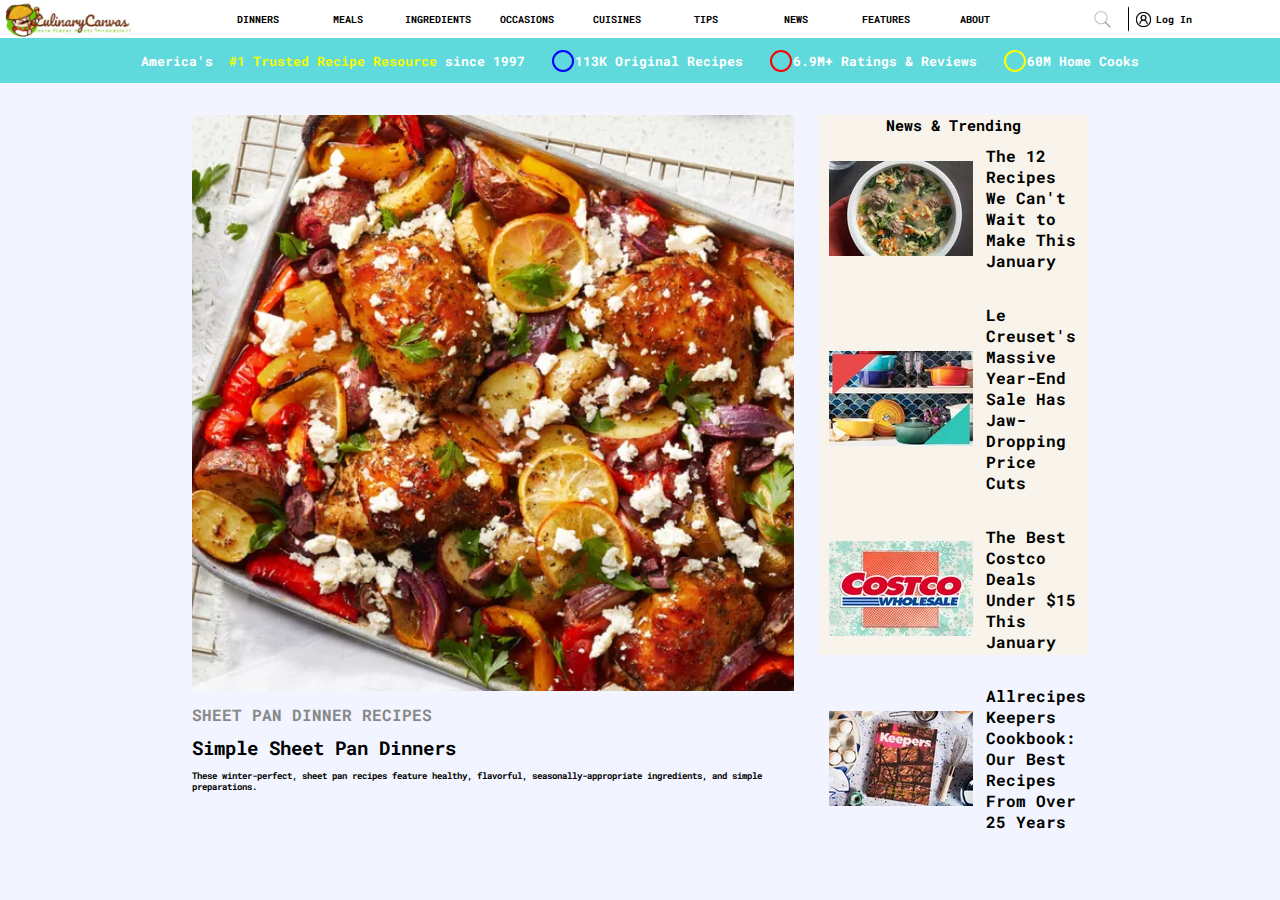
<file: index.html>
<!DOCTYPE html>
<html lang="en">
<head>
    <meta charset="UTF-8">
    <meta name="viewport" content="width=device-width, initial-scale=1.0">
    <title>CulinaryCanvas</title>
    <link rel="shortcut icon" href="./img/icons8-chef-30.png" type="image/x-icon">
    <link rel="stylesheet" href="./style.css">
    <link href="https://fonts.googleapis.com/css2?family=DM+Sans:opsz,wght@9..40,600&family=Inter:wght@100&family=Montserrat:wght@100&family=Roboto+Mono:wght@100&display=swap" rel="stylesheet">
    <script src="./script.js" defer></script>
</head>
<body>
    <div class="main-container">
        <div class="header" data-header>
            <div class="logo">
    
            </div>
            <div class="info">
                <div data-meal="dinner">
                    <p>DINNERS</p>
                    <ul class="wrapper" >
                        <li>5-Ingredient Dinners</li>
                        <li>One-Pot Meals</li>
                        <li>Quick & Easy</li>
                        <li>30-Minute Meals</li>
                        <li>Soups, Stews & Chili</li>
                        <li>Comfort Food</li>
                        <li>Main Dishes</li>
                        <li>Sheet Pan Dinners</li>
                        <li class="view-all" style="font-weight: bolder;">VIEW ALL</li>
                    </ul>
                </div>

                <div data-meal="meals">
                    <p>MEALS</p>
                    <ul class="wrapper" >
                        <li>Breakfast & Brunch</li>
                        <li>Lunch</li>
                        <li>Healthy</li>
                        <li>Appetizers & Snacks</li>
                        <li>Salads</li>
                        <li>Side Dishes</li>
                        <li>Soups</li>
                        <li>Bread</li>
                        <li>Drinks</li>
                        <li>Desserts</li>
                        <li class="view-all" style="font-weight: bolder;">VIEW ALL</li>
                    </ul>
                </div>
                <div data-meal="ingredients">
                    <p>INGREDIENTS</p>
                    <ul class="wrapper" >
                        <li>Chicken</li>
                        <li>Beef</li>
                        <li>Pork</li>
                        <li>Seafood</li>
                        <li>Pasta</li>
                        <li>Fruits</li>
                        <li>Vegetables</li>
                        <li class="view-all" style="font-weight: bolder;">VIEW ALL</li>
                    </ul>
                </div>
                
                <div data-meal="occasions">
                    <p>OCCASIONS</p>
                    <ul class="wrapper" >
                        <li>Christmas Cookies</li>
                        <li>Hanukkah Recipes</li>
                        <li>Christmas Recipes</li>
                        <li>Holiday Entertaining</li>
                        <li class="view-all" style="font-weight: bolder;">VIEW ALL</li>
                    </ul>
                </div>
                <div data-meal="cuisines">
                    <p>CUISINES</p>
                    <ul class="wrapper" >
                        <li>Mexican</li>
                        <li>Italian</li>
                        <li>Chinese</li>
                        <li>Indian</li>
                        <li>German</li>
                        <li>Greek</li>
                        <li>Filipino</li>
                        <li>Japanese</li>
                        <li class="view-all" style="font-weight: bolder;">VIEW ALL</li>
                    </ul>
                </div>
                <div data-meal="tips">
                    <p>TIPS</p>
                    <ul class="wrapper" >
                        <li>Instant Pot</li>
                        <li>Air Fryer</li>
                        <li>Slow Cooker</li>
                        <li>Product Reviews</li>
                        <li>BBQ & Grilling</li>
                        <li>Cookware & Equipment</li>
                        <li>Ingredient Substitutions</li>
                        <li class="view-all" style="font-weight: bolder;">VIEW ALL</li>
                    </ul>
                </div>
                <div data-meal="news">
                    <p>NEWS</p>
                    <ul class="wrapper" >
                        <li>Recalls</li>
                        <li>We Tried It</li>
                        <li>Grocery</li>
                        <li>Trends</li>
                        <li>Celebrity & Entertainment</li>
                        <li class="view-all" style="font-weight: bolder;">VIEW ALL</li>
                    </ul>
                </div>
                <div data-meal="features">
                    <p>FEATURES</p>
                    <ul class="wrapper" >
                        <li>FEATURES</li>
                        <li>Sweet Spot</li>
                        <li>In the Kitchen</li>
                        <li class="view-all" style="font-weight: bolder;">VIEW ALL</li>
                    </ul>
                </div>
                <div data-meal="about">
                    <p>ABOUT</p>
                    <ul class="wrapper" >
                        <li>Allstars</li>
                        <li data-howTo>How to Add a Recipe</li>
                    </ul>
                </div>
           </div>
    
           <div class="utilities">
                <div class="search">
                    <div class="searchButton"></div>
                </div>
                <div class="login">
                    <div class="userIcon"></div>
                    <div>Log In</div>
                </div>
           </div>
        </div>
        <div class="banner">
            <div class="col-1">
                <p>America's &nbsp<span>#1 Trusted Recipe Resource </span> &nbspsince 1997</p>
            </div>
            <div  class="col-2">
                <p>113K <span>&nbspOriginal Recipes</span></p>
            </div>
            <div class="col-3">
                <p>6.9M+ <span> &nbspRatings & Reviews</span></p>
            </div>
            <div class="col-4">
                <p>60M<span> &nbspHome Cooks</span></p>
            </div>
        </div>
        
        <div class="meals-info">
            <div class="simple-pan">
                <div class="pan-img">
    
                </div>
                <div class="pan-info">
                    <div>SHEET PAN DINNER RECIPES</div>
                    <h1>Simple Sheet Pan Dinners</h1>
                    <p>These winter-perfect, sheet pan recipes feature healthy, flavorful, seasonally-appropriate ingredients, and simple preparations.</p>
                </div>
            </div>
            <div class="news">
                <header>
                  <p>  <strong>News & Trending</strong></p>
                </header>
                <div class="news-container">
                    <ul>
                        <li><img src="./img/13024-ItalianWeddingSoup1-mfs-2X3-1029-ce1a4649a2f44956a62784fb0322c774.webp" alt="">The 12 Recipes We Can't Wait to Make This January</li>
                        <li><img src="./img/ar-le-creusets-massive-year-end-sale-tout-1ff0129d20b54fd5b8c4ada9845714be.webp" alt="">Le Creuset's Massive Year-End Sale Has Jaw-Dropping Price Cuts</li>
                        <li><img src="./img/AR-holiday-snowflake-costco-steam-fdf9ca0be7284908a2e6a4b141168238.webp" alt="">The Best Costco Deals Under $15 This January</li>
                        <li><img src="./img/ar-keepers-book-LSH-DSC_2647-4x3-4c3b01d65ef348959c9eb5b0cd97c104.webp" alt=""> Allrecipes Keepers Cookbook: Our Best Recipes From Over 25 Years</li>
                    </ul>
                </div>
            </div>
        </div>  
    </div>
    
    
</body>
</html>
</file>
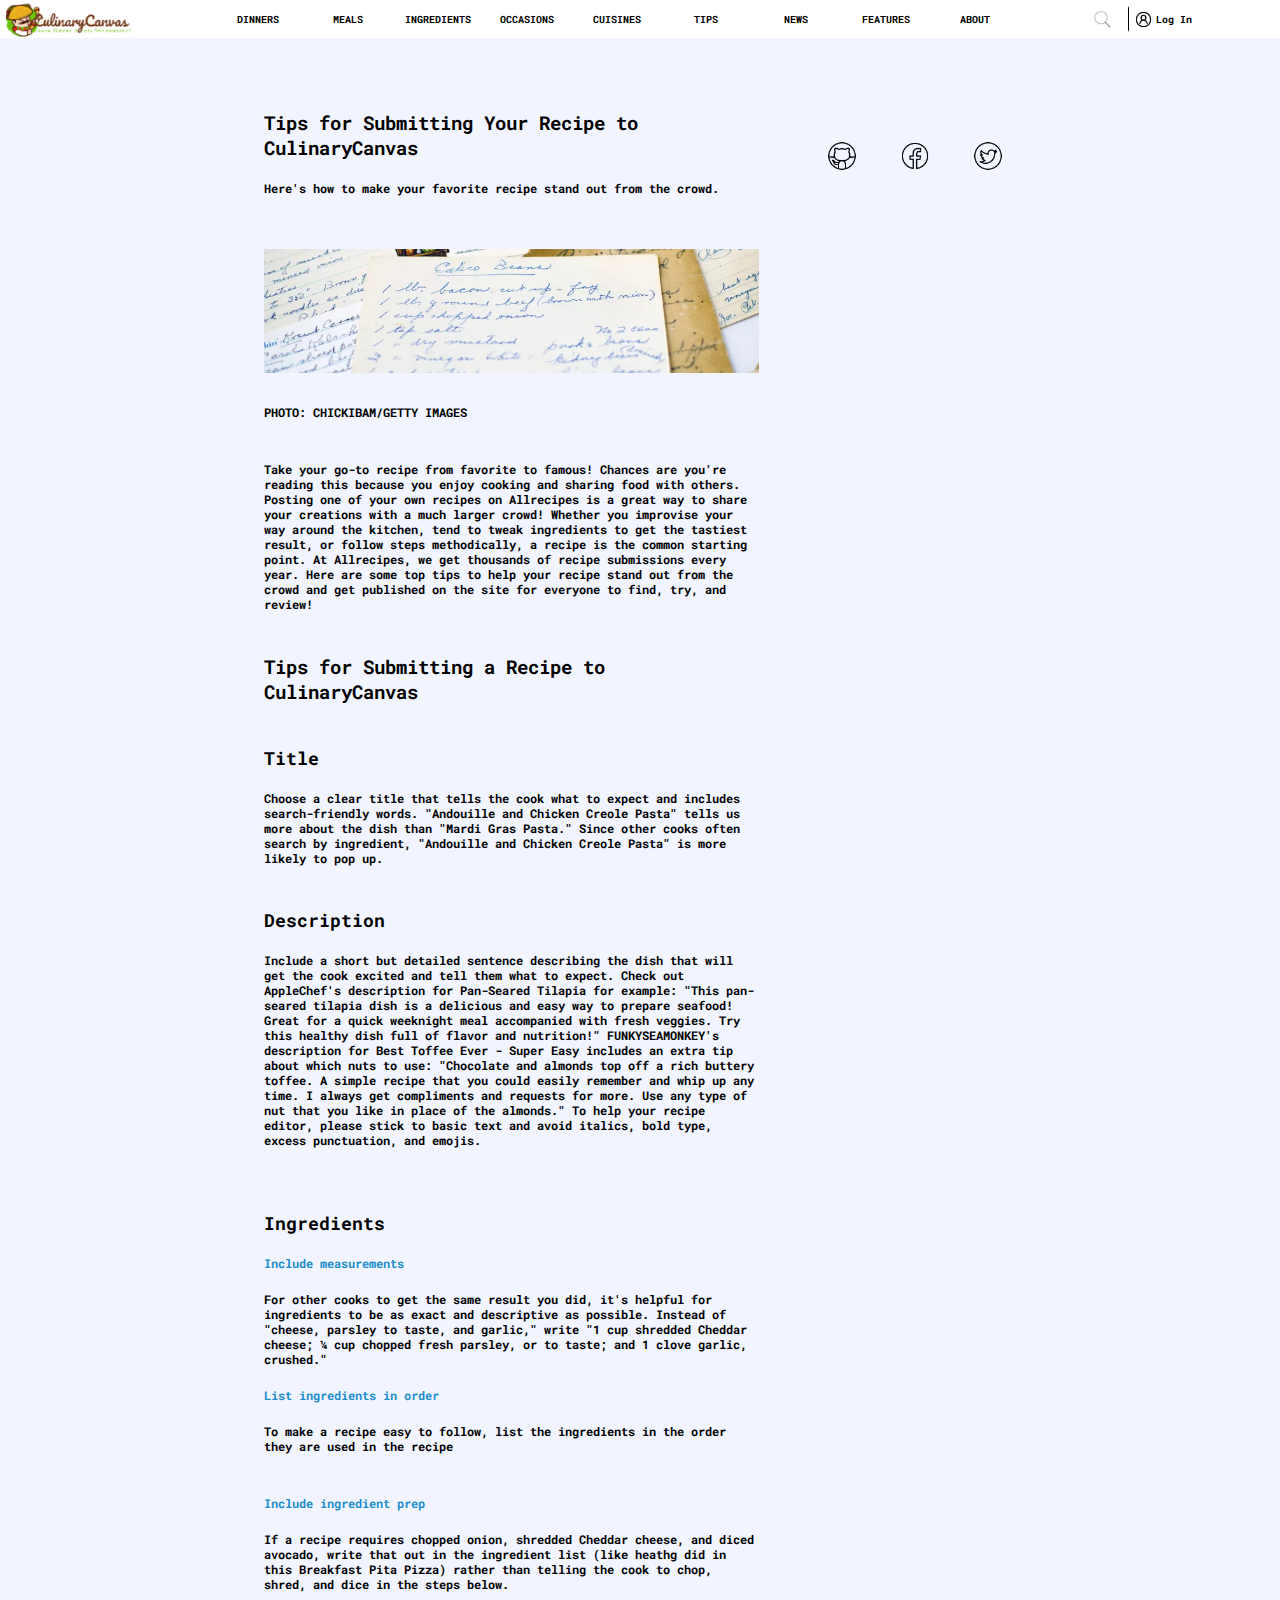
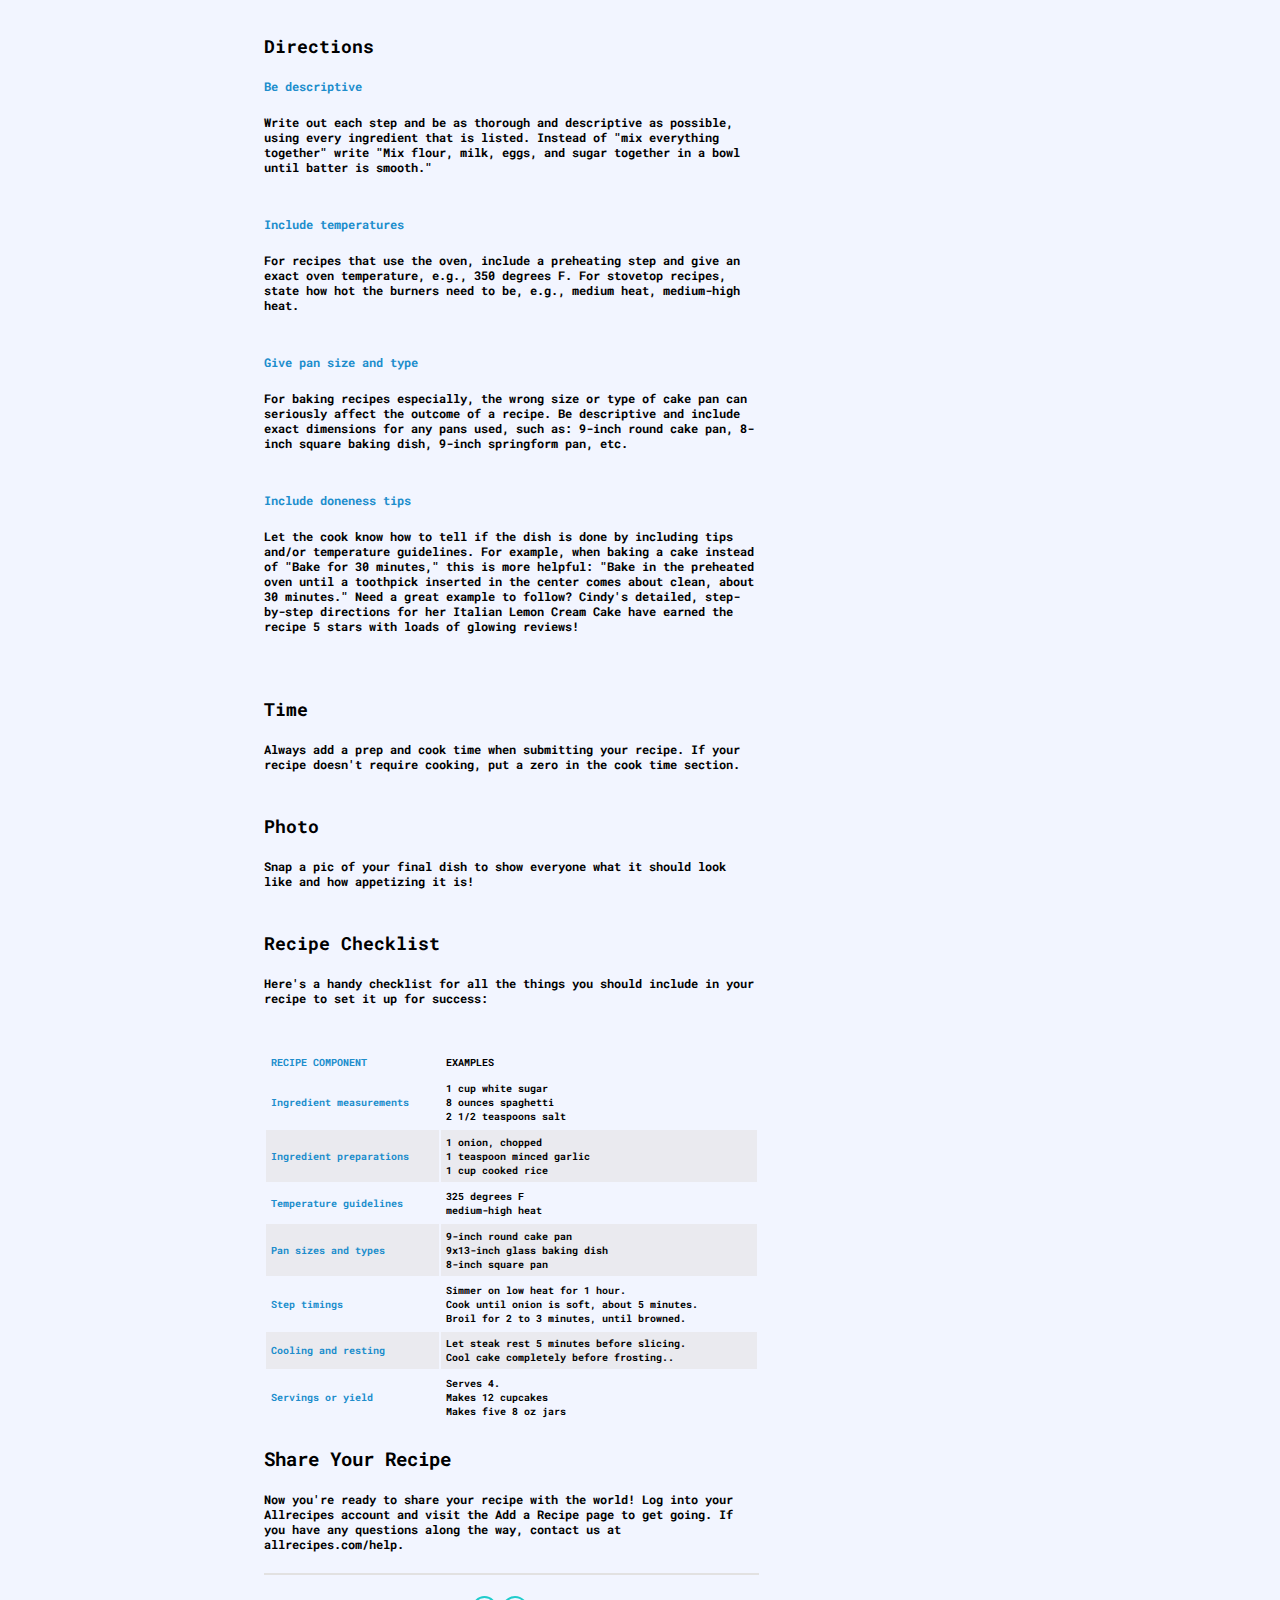
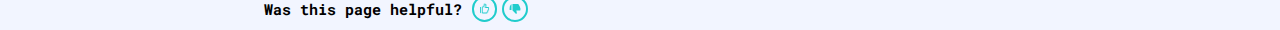
<file: addRecipe.html>
<!DOCTYPE html>
<html lang="en">
<head>
    <meta charset="UTF-8">
    <meta name="viewport" content="width=device-width, initial-scale=1.0">
    <title>How To Add a Recipe</title>
    <link rel="shortcut icon" href="./img/icons8-chef-30.png" type="image/x-icon">
    <link rel="stylesheet" href="./style.css">
    <link href="https://fonts.googleapis.com/css2?family=DM+Sans:opsz,wght@9..40,600&family=Inter:wght@100&family=Montserrat:wght@100&family=Roboto+Mono:wght@100&display=swap" rel="stylesheet">
    <script src="./script.js" defer></script>
</head>
<body>
    <div class="main-container">
        <div class="header" data-header>
            <div class="logo">
    
            </div>
            <div class="info">
                <div data-meal="dinner">
                    <p>DINNERS</p>
                    <ul class="wrapper" >
                        <li>5-Ingredient Dinners</li>
                        <li>One-Pot Meals</li>
                        <li>Quick & Easy</li>
                        <li>30-Minute Meals</li>
                        <li>Soups, Stews & Chili</li>
                        <li>Comfort Food</li>
                        <li>Main Dishes</li>
                        <li>Sheet Pan Dinners</li>
                        <li class="view-all" style="font-weight: bolder;">VIEW ALL</li>
                    </ul>
                </div>

                <div data-meal="meals">
                    <p>MEALS</p>
                    <ul class="wrapper" >
                        <li>Breakfast & Brunch</li>
                        <li>Lunch</li>
                        <li>Healthy</li>
                        <li>Appetizers & Snacks</li>
                        <li>Salads</li>
                        <li>Side Dishes</li>
                        <li>Soups</li>
                        <li>Bread</li>
                        <li>Drinks</li>
                        <li>Desserts</li>
                        <li class="view-all" style="font-weight: bolder;">VIEW ALL</li>
                    </ul>
                </div>
                <div data-meal="ingredients">
                    <p>INGREDIENTS</p>
                    <ul class="wrapper" >
                        <li>Chicken</li>
                        <li>Beef</li>
                        <li>Pork</li>
                        <li>Seafood</li>
                        <li>Pasta</li>
                        <li>Fruits</li>
                        <li>Vegetables</li>
                        <li class="view-all" style="font-weight: bolder;">VIEW ALL</li>
                    </ul>
                </div>
                
                <div data-meal="occasions">
                    <p>OCCASIONS</p>
                    <ul class="wrapper" >
                        <li>Christmas Cookies</li>
                        <li>Hanukkah Recipes</li>
                        <li>Christmas Recipes</li>
                        <li>Holiday Entertaining</li>
                        <li class="view-all" style="font-weight: bolder;">VIEW ALL</li>
                    </ul>
                </div>
                <div data-meal="cuisines">
                    <p>CUISINES</p>
                    <ul class="wrapper" >
                        <li>Mexican</li>
                        <li>Italian</li>
                        <li>Chinese</li>
                        <li>Indian</li>
                        <li>German</li>
                        <li>Greek</li>
                        <li>Filipino</li>
                        <li>Japanese</li>
                        <li class="view-all" style="font-weight: bolder;">VIEW ALL</li>
                    </ul>
                </div>
                <div data-meal="tips">
                    <p>TIPS</p>
                    <ul class="wrapper" >
                        <li>Instant Pot</li>
                        <li>Air Fryer</li>
                        <li>Slow Cooker</li>
                        <li>Product Reviews</li>
                        <li>BBQ & Grilling</li>
                        <li>Cookware & Equipment</li>
                        <li>Ingredient Substitutions</li>
                        <li class="view-all" style="font-weight: bolder;">VIEW ALL</li>
                    </ul>
                </div>
                <div data-meal="news">
                    <p>NEWS</p>
                    <ul class="wrapper" >
                        <li>Recalls</li>
                        <li>We Tried It</li>
                        <li>Grocery</li>
                        <li>Trends</li>
                        <li>Celebrity & Entertainment</li>
                        <li class="view-all" style="font-weight: bolder;">VIEW ALL</li>
                    </ul>
                </div>
                <div data-meal="features">
                    <p>FEATURES</p>
                    <ul class="wrapper" >
                        <li>FEATURES</li>
                        <li>Sweet Spot</li>
                        <li>In the Kitchen</li>
                        <li class="view-all" style="font-weight: bolder;">VIEW ALL</li>
                    </ul>
                </div>
                <div data-meal="about">
                    <p>ABOUT</p>
                    <ul class="wrapper" >
                        <li>Allstars</li>
                        <li data-add>How to Add a Recipe</li>
                    </ul>
                </div>
           </div>
    
           <div class="utilities">
                <div class="search">
                    <div class="searchButton"></div>
                </div>
                <div class="login">
                    <div class="userIcon"></div>
                    <div>Log In</div>
                </div>
           </div>
        </div>
        <div class="how-to" data-howTo>
            <article id="article">
                <h1>Tips for Submitting Your Recipe to CulinaryCanvas</h1><br>
                <p>Here's how to make your favorite recipe stand out from the crowd.</p><br>
                <div class="recipe-img">

                </div>
                <p>PHOTO: CHICKIBAM/GETTY IMAGES</p><br><br>
                <p>Take your go-to recipe from favorite to famous!

                    Chances are you're reading this because you enjoy cooking and sharing food with others. Posting one of your own recipes on Allrecipes is a great way to share your creations with a much larger crowd!
                    
                    Whether you improvise your way around the kitchen, tend to tweak ingredients to get the tastiest result, or follow steps methodically, a recipe is the common starting point. At Allrecipes, we get thousands of recipe submissions every year. Here are some top tips to help your recipe stand out from the crowd and get published on the site for everyone to find, try, and review!
                </p><br><br>
                <h1>Tips for Submitting a Recipe to CulinaryCanvas</h1><br><br>
                <h3>Title</h3><br>
                <p>Choose a clear title that tells the cook what to expect and includes search-friendly words. "Andouille and Chicken Creole Pasta" tells us more about the dish than "Mardi Gras Pasta." Since other cooks often search by ingredient, "Andouille and Chicken Creole Pasta" is more likely to pop up.

                </p><br><br>
                <h3>Description</h3><br>
                <p>Include a short but detailed sentence describing the dish that will get the cook excited and tell them what to expect. Check out AppleChef's description for Pan-Seared Tilapia for example:

                    "This pan-seared tilapia dish is a delicious and easy way to prepare seafood! Great for a quick weeknight meal accompanied with fresh veggies. Try this healthy dish full of flavor and nutrition!"
                    
                    FUNKYSEAMONKEY's description for Best Toffee Ever - Super Easy includes an extra tip about which nuts to use:
                    
                    "Chocolate and almonds top off a rich buttery toffee. A simple recipe that you could easily remember and whip up any time. I always get compliments and requests for more. Use any type of nut that you like in place of the almonds."
                    
                    To help your recipe editor, please stick to basic text and avoid italics, bold type, excess punctuation, and emojis.
                </p><br><br><br>
                <h3>Ingredients</h3><br>
                <h4><strong>Include measurements</strong></h4><br>
                <p>For other cooks to get the same result you did, it's helpful for ingredients to be as exact and descriptive as possible. Instead of "cheese, parsley to taste, and garlic," write "1 cup shredded Cheddar cheese; ¼ cup chopped fresh parsley, or to taste; and 1 clove garlic, crushed."

                </p><br>
                <h4>List ingredients in order</h4><br>
                <p>To make a recipe easy to follow, list the ingredients in the order they are used in the recipe</p><br><br>
                <h4>Include ingredient prep</h4><br>
                <p>If a recipe requires chopped onion, shredded Cheddar cheese, and diced avocado, write that out in the ingredient list (like heathg did in this Breakfast Pita Pizza) rather than telling the cook to chop, shred, and dice in the steps below.</p><br><br>
                <h3>Directions</h3><br>
                <h4>Be descriptive</h4><br>
                <p>Write out each step and be as thorough and descriptive as possible, using every ingredient that is listed. Instead of "mix everything together" write "Mix flour, milk, eggs, and sugar together in a bowl until batter is smooth."</p><br><br>
                <h4>Include temperatures</h4><br>
                <p>For recipes that use the oven, include a preheating step and give an exact oven temperature, e.g., 350 degrees F. For stovetop recipes, state how hot the burners need to be, e.g., medium heat, medium-high heat.</p><br><br>
                <h4>Give pan size and type</h4><br>
                <p>For baking recipes especially, the wrong size or type of cake pan can seriously affect the outcome of a recipe. Be descriptive and include exact dimensions for any pans used, such as: 9-inch round cake pan, 8-inch square baking dish, 9-inch springform pan, etc.</p><br><br>
                <h4>Include doneness tips</h4><br>
                <p>Let the cook know how to tell if the dish is done by including tips and/or temperature guidelines. For example, when baking a cake instead of "Bake for 30 minutes," this is more helpful: "Bake in the preheated oven until a toothpick inserted in the center comes about clean, about 30 minutes."

                    Need a great example to follow? Cindy's detailed, step-by-step directions for her Italian Lemon Cream Cake have earned the recipe 5 stars with loads of glowing reviews!</p><br><br><br>

                <h3>Time</h3><br>
                <p>Always add a prep and cook time when submitting your recipe. If your recipe doesn't require cooking, put a zero in the cook time section.</p><br><br>
                
                <h3>Photo</h3><br>
                <p>Snap a pic of your final dish to show everyone what it should look like and how appetizing it is!</p><br><br>


                <h3>Recipe Checklist</h3><br>
                <p>Here's a handy checklist for all the things you should include in your recipe to set it up for success:</p><br><br>

                <table style="width: 100%;" class="checklist">
                   <tr>
                    <td >RECIPE COMPONENT</td>
                    <td >EXAMPLES</td>
                   </tr>

                   <tr>
                    <td>Ingredient measurements</td>
                    <td>
                        <ul>
                            <li>1 cup white sugar</li>
                            <li>8 ounces spaghetti</li>
                            <li>2 1/2 teaspoons salt</li>
                        </ul>
                    </td>
                   </tr>

                   <tr>
                    <td>Ingredient preparations</td>
                    <td>
                        <ul>
                            <li>1 onion, chopped</li>
                            <li>1 teaspoon minced garlic</li>
                            <li>1 cup cooked rice</li>
                        </ul>
                    </td>
                   </tr>

                   <tr>
                    <td>Temperature guidelines</td>
                    <td>
                        <ul>
                            <li>325 degrees F</li>
                            <li>medium-high heat</li>
                        </ul>
                    </td>
                   </tr>

                   <tr>
                    <td>Pan sizes and types</td>
                    <td>
                        <ul>
                            <li>9-inch round cake pan</li>
                            <li>9x13-inch glass baking dish</li>
                            <li>8-inch square pan</li>
                        </ul>
                    </td>
                   </tr>

                   <tr>
                    <td>Step timings</td>
                    <td>
                        <ul>
                            <li>Simmer on low heat for 1 hour.</li>
                            <li>Cook until onion is soft, about 5 minutes.</li>
                            <li>Broil for 2 to 3 minutes, until browned.</li>
                        </ul>
                    </td>
                   </tr>

                   <tr>
                    <td>Cooling and resting</td>
                    <td>
                        <ul>
                            <li>Let steak rest 5 minutes before slicing.</li>
                            <li>Cool cake completely before frosting..</li>
                        </ul>
                    </td>
                   </tr>

                   <tr>
                    <td>Servings or yield</td>
                    <td>
                        <ul>
                            <li>Serves 4.</li>
                            <li>Makes 12 cupcakes</li>
                            <li>Makes five 8 oz jars</li>
                        </ul>
                    </td>
                   </tr>

                </table><br>
                <h1>Share Your Recipe</h1><br>
                <p>Now you're ready to share your recipe with the world! Log into your Allrecipes account and visit the Add a Recipe page to get going. If you have any questions along the way, contact us at allrecipes.com/help.</p><br>
                <div class="bottom-line"></div><br>
                <div class="rate-page">
                    <h3>Was this page helpful?</h3>
                    <div class="images" data-feedBack>
                        <img src="./img/Like.png" alt="like">
                        <img src="./img/dislike.png" alt="dislike">
                    </div>
                </div>
            </article>  
            <div class="social-banner">
                <img src="./img/github.png" alt="git">
                <img src="./img/facebook.png" alt="facebook">
                <img src="./img/icons8-twitter-50.png" alt="twitter">
            </div>
        </div>
    </div>
    
</body>
</file>
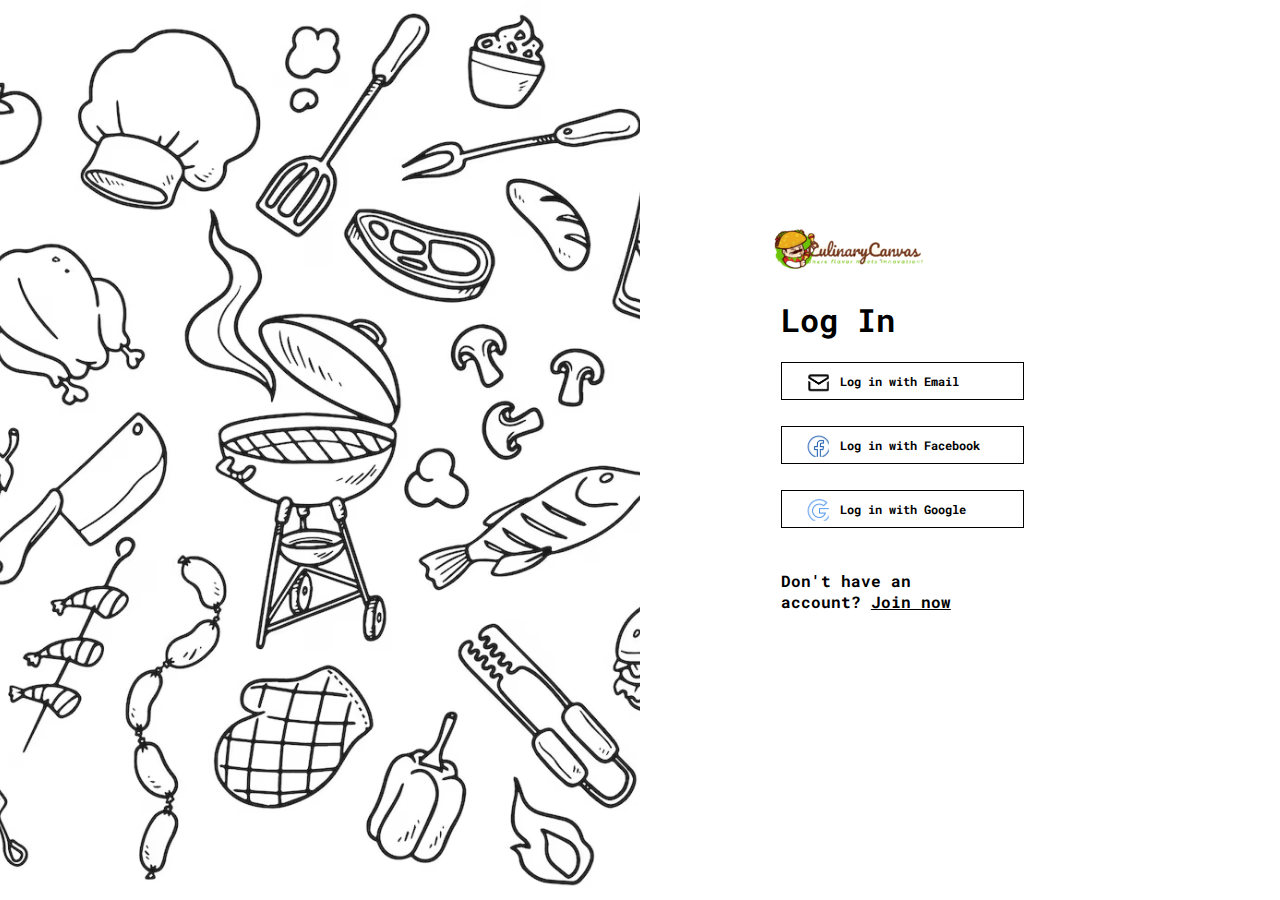
<file: loginForm.html>
<!DOCTYPE html>
<html lang="en">
<head>
    <meta charset="UTF-8">
    <meta name="viewport" content="width=device-width, initial-scale=1.0">
    <title>Sing In to CulinaryCanvas</title>
    <link rel="shortcut icon" href="./img/icons8-chef-30.png" type="image/x-icon">
    <link rel="stylesheet" href="./loginForm.css">
    <link href="https://fonts.googleapis.com/css2?family=DM+Sans:opsz,wght@9..40,600&family=Inter:wght@100&family=Montserrat:wght@100&family=Roboto+Mono:wght@100&display=swap" rel="stylesheet">
</head>
<body>
        <div class="back-img-container">
            <div class="back-img"></div>
        </div>
        <div class="login-container">
            <div class="login-form">
                <img src="./img/Screenshot_1 (1).png" alt=""><br>
                <h1>Log In</h1><br>
                <div class="login-methods">
                    <ul>
                        <li>Log in with Email</li>
                        <li>Log in with Facebook</li>
                        <li>Log in with Google</li>
                    </ul>
                </div><br> <br>
                <div class="join">
                    <p>Don't have an account? <span>Join now</span></p>
                </div>
            </div>
        </div>
</body>
</file>
<file: style.css>
*{
    margin: 0;
    padding: 0;
    box-sizing: border-box;
    font-family: 'DM Sans', sans-serif;
    font-family: 'Inter', sans-serif;
    font-family: 'Montserrat', sans-serif;
    font-family: 'Roboto Mono', monospace;
}
html, body {
    width: 100%;
}

body{
    display: flex;
    flex-direction: column;
    background-color: #F2F5FF;
}

.main-container{
    width: 100%;
    min-height: 100vh;
    max-height: auto;
    display: flex;
    align-items: center;
    flex-direction: column;
}

.main-container .header{
    top: 0;
    position: sticky;
    width: 100%;
    height: 3vw;
    /* border: 2px solid red; */
    display: grid;
    font-weight: bolder;
    grid-template-columns: repeat(3,auto);
    align-items: center;
    background-color: white;
    
   
}

.main-container .header
.info{
    
    display: flex;
    flex-direction: row;
    align-items: center;
    justify-content: start;
    gap: 2vw;
}

.main-container .header
.info p{
    cursor: pointer;
    width: 5vw ;
    height: 3vw;
    display: flex;
    flex-direction: column;
    align-items: center;
    justify-content: center;
    font-size: 0.8vw;    
}



.main-container .header
.info p:hover{
    text-decoration:underline;
    text-decoration-color: #20cccc;
    text-decoration-thickness: 3px;
}

.main-container .header
.info div{
    display: flex;
    flex-direction: column;
}
.main-container .header
.info div > ul{
    display: none;
    position: absolute;
    margin-top: 3vw;
    list-style: none;
    flex-direction: column;
    gap: 0.4vw;
    width: 13vw;
    font-size: 0.8vw;
    background-color: white;
}
.main-container .header
.info div > ul > li {
    cursor: pointer;
    padding: 1vw;
}

.main-container .header
.info div > ul > li:hover {
   background-color: #cccccc32;
}
.main-container .header
.info div > ul .view-all:hover{
    text-decoration: underline;
    text-decoration-color: #20cccc;
    text-decoration-thickness: 3px;
   
}

.main-container .header .utilities{
    display: flex;
    flex-direction: row;
    align-items: center;
    justify-content: start;
    gap: 1rem;
    /* border: 2px solid black; */
}

.main-container .header
.utilities
.search{
    height: 3vw;
    display: flex;
    align-items: center;
    justify-content: center;
}
.main-container .header
.utilities
.search
.searchButton{
    cursor: pointer;
    background-image: url('/img/icons8-search-50.png');
    background-size: cover;
    width: 1.5vw;
    height:1.5vw;
}

.main-container .header
.utilities
.login{
    font-size: 0.8vw;
    height: 2vw;
    cursor: pointer;
    display: flex;
    flex-direction: row;
    border: 2px solid transparent;
    padding-left: 5px;
    align-items: center;
    transition: 0.3s ease;
    border-left: 1px solid black;
    gap: 0.25vw;
}

.main-container .header
.utilities
.login > div:hover{
    text-decoration:underline;
    text-decoration-color: #20cccc;
    text-decoration-thickness: 2px;
}

.main-container .header
.utilities
.login .userIcon{
    cursor: pointer;
    background-image: url(./img/icons8-male-user-32.png);
    background-size: cover;
    width: 1.5vw;
    height:1.5vw;
}

.main-container .header .logo{
    width: 11vw;
    cursor: pointer;
    padding: 10px;
    height: inherit;
    background-image: url(./img/Screenshot_1\ \(1\).png);
    background-repeat: no-repeat;
    background-size: cover;
   
}

.dishes-nav{
    position: fixed;
    height: 3vw;
    width: 100%;
    gap: 2vw;
    border: 2px solid red;
    display: grid;
    grid-template-columns: repeat(9,auto);
}

.dishes-nav .dinners, .meals, .ingredients{
    width: auto;
    border: 2px solid gray;
    font-weight: bolder;
}

.main-container .banner{
    width: 100%;
    height: 3.5vw;
    background-color: #20ccccb1;
    display: grid;
    grid-template-columns: repeat(4,auto);
    align-items: center;
    justify-content: space-around;
    font-weight: bolder;
    font-size: 1vw;
    padding-left: 10vw;
    padding-right: 10vw;
    color: white;
    font-family: 'Lucida Sans', 'Lucida Sans Regular', 'Lucida Grande', 'Lucida Sans Unicode', Geneva, Verdana, sans-serif;
}
.main-container .banner div > p {
    cursor: pointer;
    display: flex;
    align-items: center;
    justify-content: center;
}
.main-container .banner div > p > span:hover{
    text-decoration: underline;
    text-decoration-color: black;
    text-decoration-thickness: 2px;
}
.main-container .banner .col-1, .col-2, .col-3, .col-4{
    display: flex;
    align-items: center;
}
.main-container .banner .col-1 p > span{
   color: rgb(242, 255, 0);
   font-size: 1vw;
}

.main-container .banner .col-2 p::before{
    align-items: center;
    justify-content: center;
    content: "";
    background: url("./img/circle\ \(2\).svg");
    width: 24px;
    height:24px ;
    display: inline-flex;
}

.main-container .banner .col-3 p::before{
    align-items: center;
    justify-content: center;
    content: "";
    background: url("./img/circle.svg");
    width: 24px;
    height:24px ;
    display: inline-flex;
}

.main-container .banner .col-4 p::before{
    content: "";
    background: url("./img/circle\ \(1\).svg");
    width: 24px;
    height:24px ;
    display: inline-flex;
}

::-webkit-scrollbar {
    width: 10px;
}
::-webkit-scrollbar-track {
    background: #f1f1f1; 
}

::-webkit-scrollbar-thumb {
    background: #888; 
}

::-webkit-scrollbar-thumb:hover {
    background: #555; 
}

.meals-info{
    margin-top: 2rem;
    width: 70%;
    max-width: 70%;
    display: flex;
    flex-direction: row;
    gap: 2vw;
    justify-content: start;
    min-height: 80vh;
    
}

.meals-info
.simple-pan{
    cursor: pointer;
    width: 80%;
    height: inherit;
}

.meals-info
.simple-pan
.pan-img{
    background: url("./img/Pan.webp");
    background-position: center;
    background-size: cover;
    width: 100%;
    height: 80%;
    background-repeat: no-repeat;
}

.meals-info
.simple-pan
.pan-info{
    font-family: 'Courier New', Courier, monospace;
    display: flex;
    flex-direction: column;
    gap: 10px;
    margin-top: 1vw;
    width: 100%;
    height: calc(100% - 82%);
    font-weight: bolder;
}

.meals-info
.simple-pan
.pan-info h1{
    font-size: 1.5vw;
}

.meals-info
.simple-pan
.pan-info div{
    user-select: none;
    font-weight: 700;
    color:#888;
}

.meals-info
.simple-pan
.pan-info p{
    user-select: none;
    font-size: 0.7vw;
}

.meals-info
.simple-pan:hover h1{
   text-decoration: underline;
}

.meals-info
.news{
    width: calc(100% - 70%);
    height: 60vh;
    background-color: #f8f4ec;
}


.meals-info
.news header{
   display: flex;
   align-items: center;
   justify-content: center;
   color: black;
   font-weight: bolder;
   width: 100%;
   font-size: 1.2vw;
}

.meals-info
.news
.news-container{
    width: 100%;
    height: auto;
}

.meals-info
.news
.news-container ul {
    display: flex;
    flex-direction: column;
    list-style: none;
    gap: 1vw;
}

.meals-info
.news
.news-container ul > li { 
    padding: 10px;
    display: flex;
    align-items: center;
    justify-content: safe;
    flex-direction: row;
    gap: 1vw;
    font-weight: bolder;
}


.how-to{
    margin-top: 5%;
    width: 60%;
    min-height: 50vh;
    max-height: inherit;
    /* border: 2px solid red; */
    display: flex;
    flex-direction: row;
    gap: 5%;

}
.how-to article{
    width: 70%;
    padding: 1%;
    /* border: 2px solid green; */
   
}
 .how-to article > h1{
    font-size: 1.5vw;
    font-weight: bolder;
}

.how-to article > h3{
    font-size: 1.4vw;
    font-weight: bolder;
} 

.how-to article > p{
    font-size: 0.9vw;
    font-weight: 700;
}

.how-to article > h4{
    font-size: 0.9vw;
    color: #208dcc;
} 

.how-to .checklist ul {
   list-style: none;
   display: flex;
   flex-direction: column;
}
.how-to .checklist tr{
    border: 1px solid black;
}
.how-to .checklist tr td{
    font-size: 0.8vw;
    padding: 1%;
    font-weight: bolder;
}
.how-to .checklist tr td:first-child{
    color: #208dcc;
}

.how-to .checklist tr:nth-child(3),tr:nth-child(5),tr:nth-child(7)  {
    background-color: #e2e1e188;
}


.how-to article .bottom-line{
    width: 100%;
    border: 1px solid #e2e1e1ff;
}

.how-to article .rate-page{
    display: flex;
    flex-direction: row;
    align-items: center;
    gap: 2%;

}

.how-to article .rate-page .images{
    display: flex;
    flex-direction: row;
    align-items: center;
    gap: 10%;
}

.how-to article .rate-page h3{
    font-size: 1.2vw;
}

.how-to article .rate-page .images img {
    width: 2vw;
    height: 2vw;
    cursor: pointer;
    border: 2px solid #20cccc;
    border-radius: 100%;
    padding: 10%;
}
.how-to article .rate-page .images img:nth-child(1):hover{
   border-color: green;
}
.how-to article .rate-page .images img:nth-child(2):hover{
    border-color: red;
 }
 .how-to article .recipe-img{
    max-width: 100%;
    height: 188px;
    background: url("./img/recipe.webp");
    background-size: contain;
    background-position: center center;
    background-repeat: no-repeat;
    background-attachment:local;
 }
 
 .how-to .social-banner{
    /* border: 2px solid blue; */
    width: calc(100% - 70%);
    display: flex;
    align-items: start;
    justify-content: space-around;
    flex-direction: row;
    padding-top: 5%;
 }

 .how-to .social-banner img{
    cursor: pointer;
    width: 30px;
    height: 30px;
 }

.feedBack{
    /* border: 2px solid red; */
    width: 60%;
    padding: 2%;
    background-color: #7ee08946;
}

.feedBack p{
    font-weight: bolder;
    color: black;
}
.feedBack p{
    display: flex;
    align-items: center;
    gap: 2%;
}

.feedBack p::before{
    background: url("./img/Done.png");
    content: " ";
    width: 1.32vw;
    height: 1.32vw;
    display: block;
}

.feedBack p::after{
    cursor: pointer;
    background: url("./img/X.png");
    content: " ";
    width: 2.660989888238425vw;
    height: 2.660989888238425vw;
    scale: 0.5;
    display: flex;
    justify-content: flex-end;
    margin-left: 15%;
}
</file>
<file: loginForm.css>
*{
    margin: 0;
    padding: 0;
    box-sizing: border-box;
    font-family: 'DM Sans', sans-serif;
    font-family: 'Inter', sans-serif;
    font-family: 'Montserrat', sans-serif;
    font-family: 'Roboto Mono', monospace;
}

body{
    width: 100%;
    min-height: 100vh;
    display: flex;
    flex-direction: row;
    justify-content: space-between;
}

.back-img-container{
    width: 50%;
    height: auto;
}
.back-img-container
.back-img{
    width: 100%;
    height: 100%;
    min-width: auto;
    min-height: auto;
    background: url(./img/handrawn-barbecue-elements_125540-588.avif);
    background-repeat: no-repeat;
    background-size: cover;
    background-position: center;
    opacity: 0.9;
}


.login-container{
    width: 50%;
   display: flex;
   align-items: center;
   justify-content: center;
   /* border: 2px solid red; */
  
   
}

.login-container .login-form{
   width: 60%;
   height: 50%;
   /* border: 2px solid red; */
   display: flex;
   flex-direction: column;
   align-items: start;
 
}

.login-container
.login-form h1,ul,p{
    padding-left: 1vw;
}

.login-container
.login-form
.login-methods ul {
    width: 20vw;
    list-style: none;
    display: flex;
    justify-content: center;
    flex-direction: column;
    gap: 2vw;
}

.login-container
.login-form
.login-methods ul li {
    height: 3vw;
    cursor: pointer;
    display: flex;
    align-items: center;
    justify-content: safe;
    border: 1px solid black;
    padding: 1vw;
    font-weight: bolder;
    font-size: 0.9vw;
    transition: 0.2s ease-in;
}
.login-container
.login-form
.login-methods ul li:nth-child(1):hover{
    background-color: black;
    color: white;
}
.login-container
.login-form
.login-methods ul li:nth-child(1)::before{
    content: "";
   background: url("./img/mail.png");
   display: flex;
   width: 5vh;
   height: 5vh;
   scale: 0.5;
}

.login-container
.login-form
.login-methods ul li:nth-child(1):hover::before{
    content: "";
   background: url("./img/mail-white.png");
   display: flex;
   width: 5vh;
   height: 5vh;
   scale: 0.5;
}

.login-container
.login-form
.login-methods ul li:nth-child(2)::before{
   content: "";
   background: url("/img/facebook-blue.png");
   display: flex;
   width: 5vh;
   height: 5vh;
   scale: 0.5;
}

.login-container
.login-form
.login-methods ul li:nth-child(2):hover::before{
   content: "";
   background: url("/img/facebook-white.png");
   display: flex;
   width: 5vh;
   height: 5vh;
   scale: 0.5;
}

.login-container
.login-form
.login-methods ul li:nth-child(2):hover{
    background-color: #1456ad;
    color: white;
}


.login-container
.login-form
.login-methods ul li:nth-child(3):hover{
    background-color: #4f93ec;
    color: white;
}

.login-container
.login-form
.login-methods ul li:nth-child(3)::before{
   content: "";
   background: url("/img/google.png");
   display: flex;
   width: 5vh;
   height: 5vh;
   scale: 0.5;
}

.login-container
.login-form
.login-methods ul li:nth-child(3):hover::before{
   content: "";
   background: url("/img/google-white.png");
   display: flex;
   width: 5vh;
   height: 5vh;
   scale: 0.5;
}


.login-container
.login-form 
.join{
    width: inherit;
    display: flex;
    align-items: center;
    justify-content: center;
    font-weight: bolder;
}

.login-container
.login-form 
.join p span{
    cursor: pointer;
    text-decoration: underline;
}

.login-container
.login-form 
.join p span:hover{
    
    text-decoration-thickness: 2px;
}
</file>
